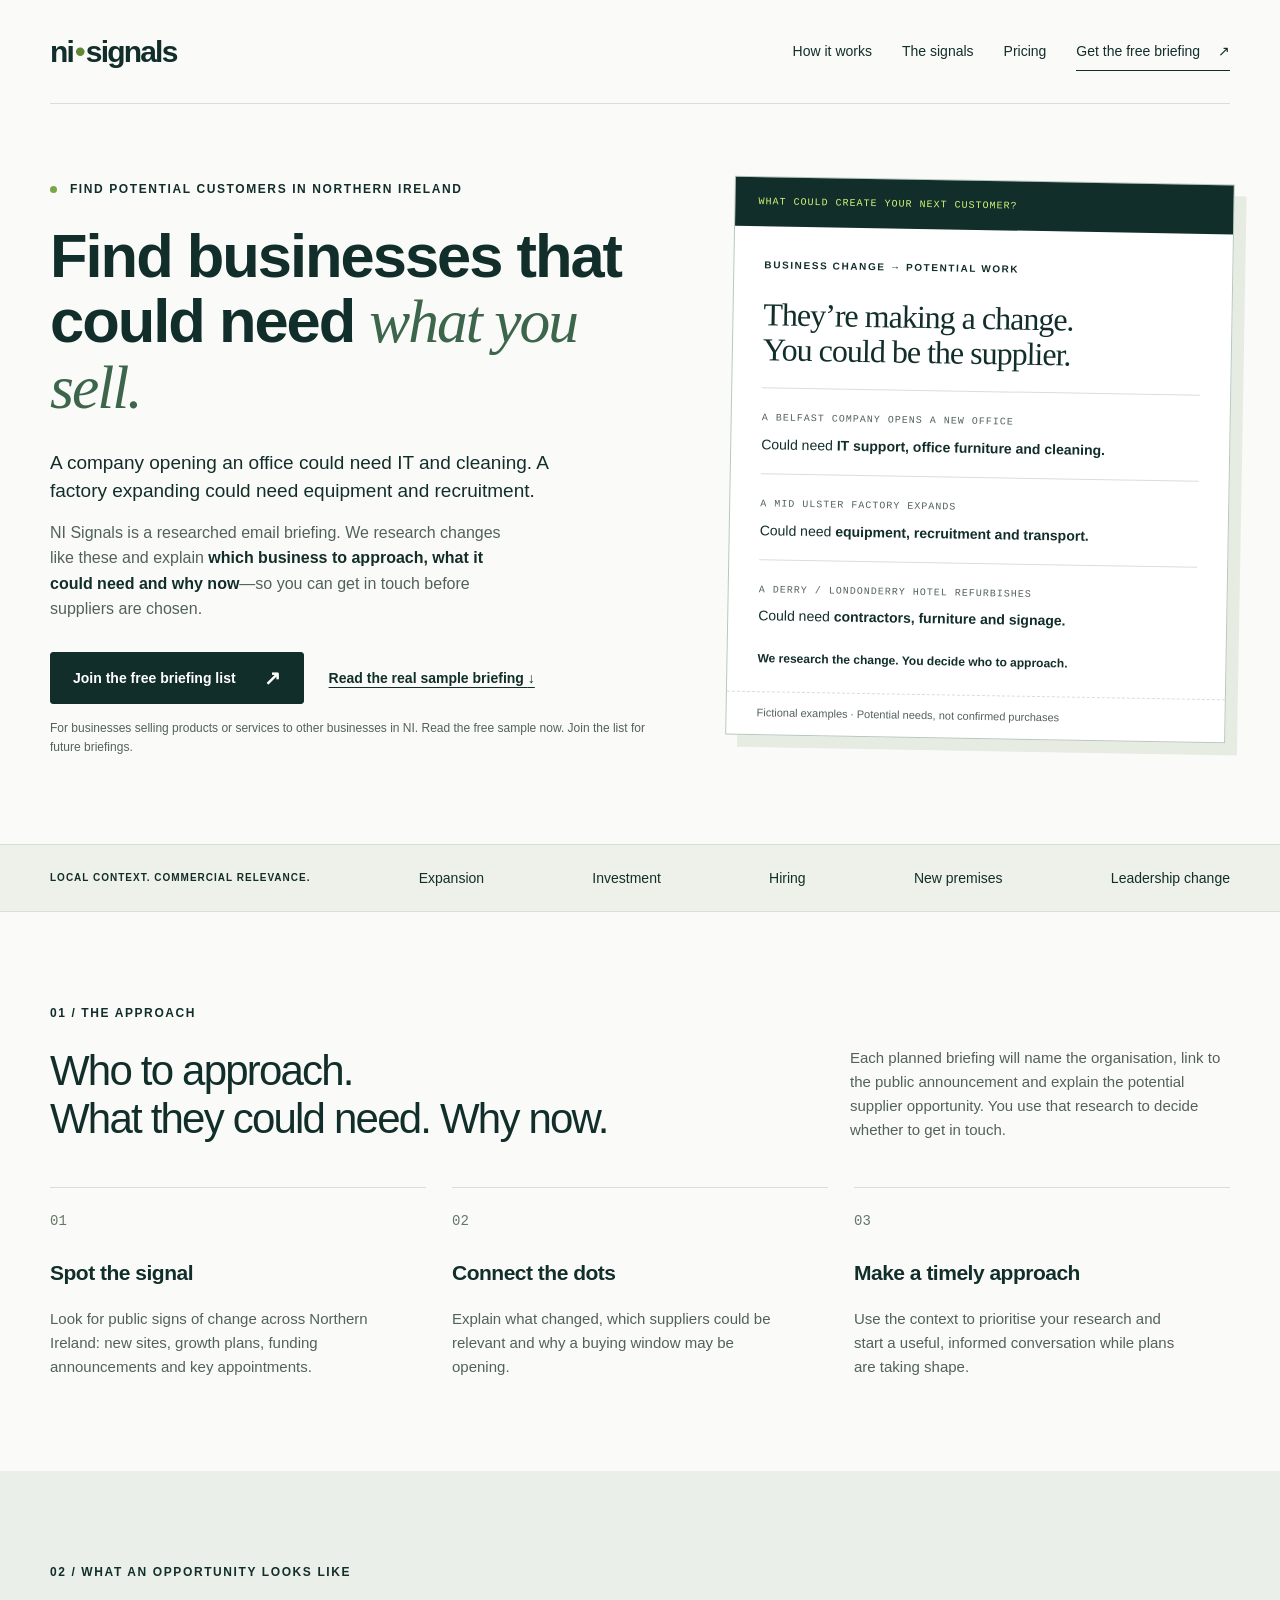
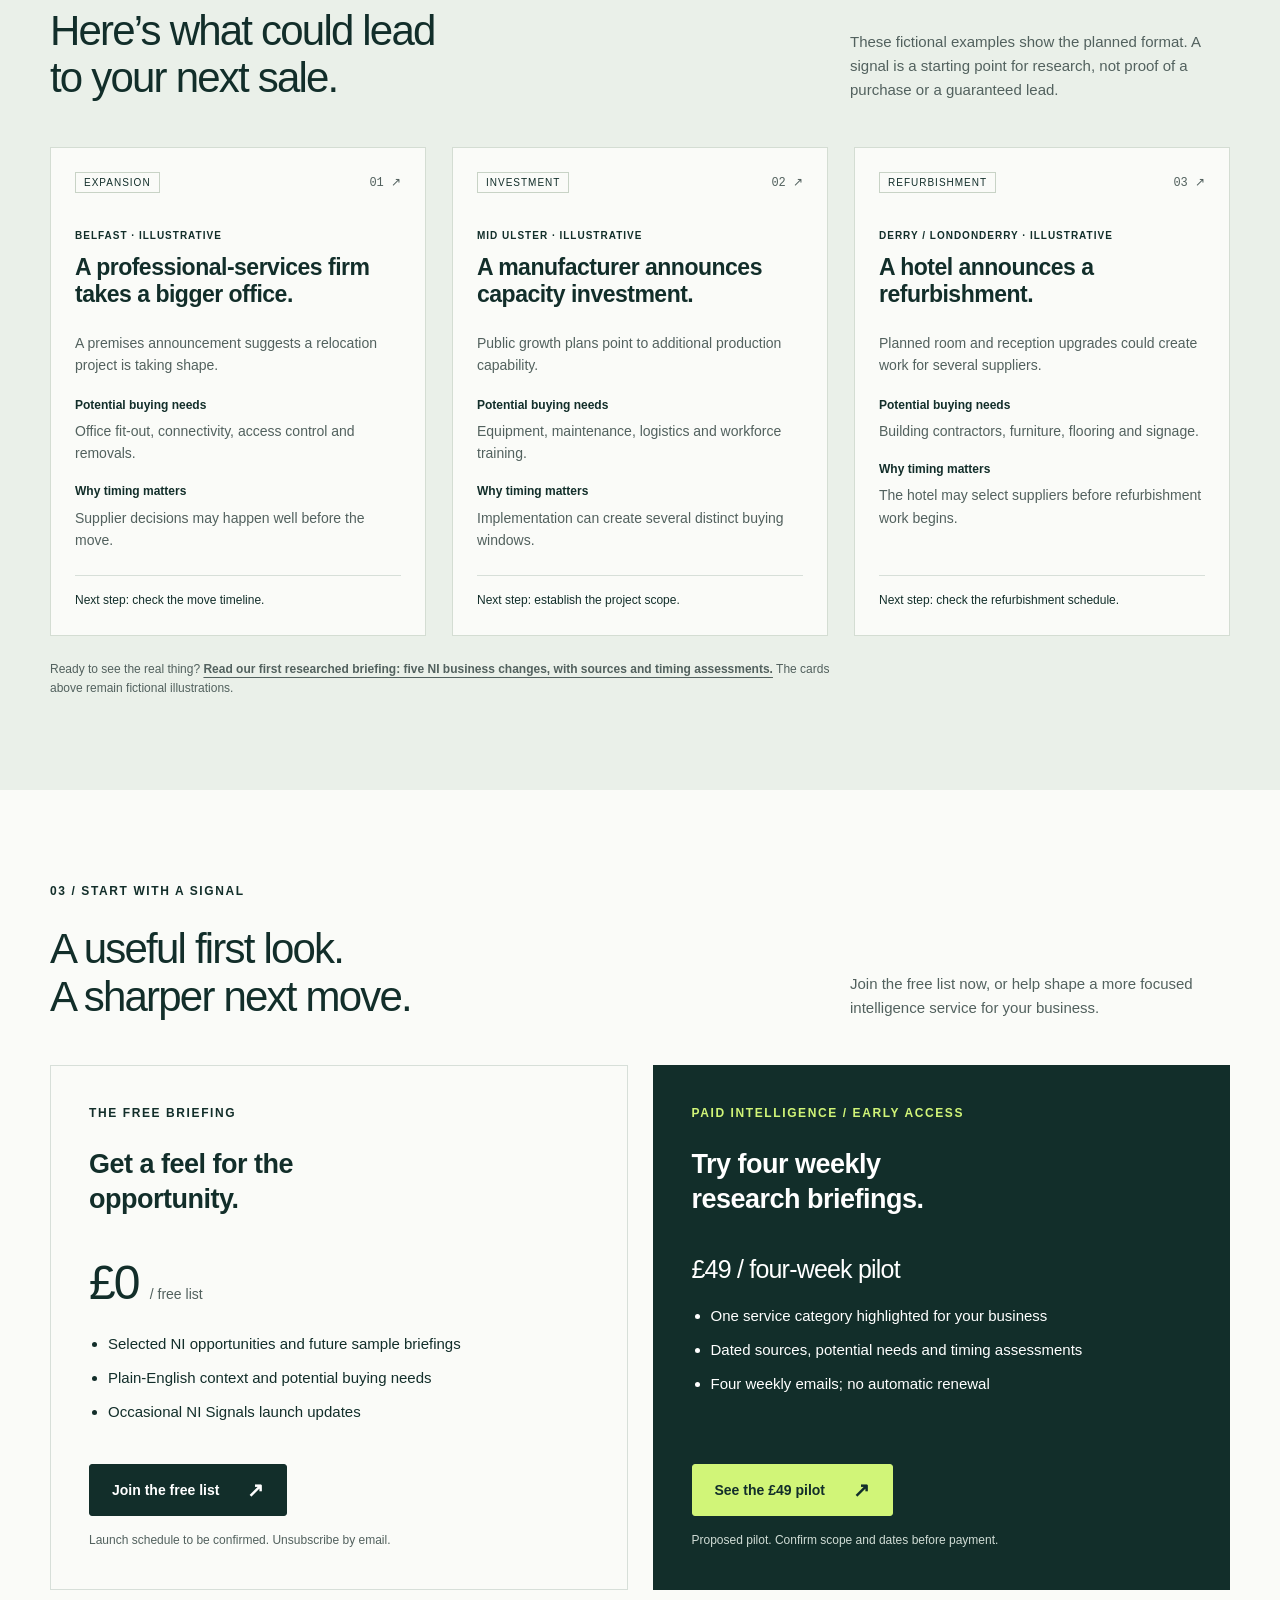
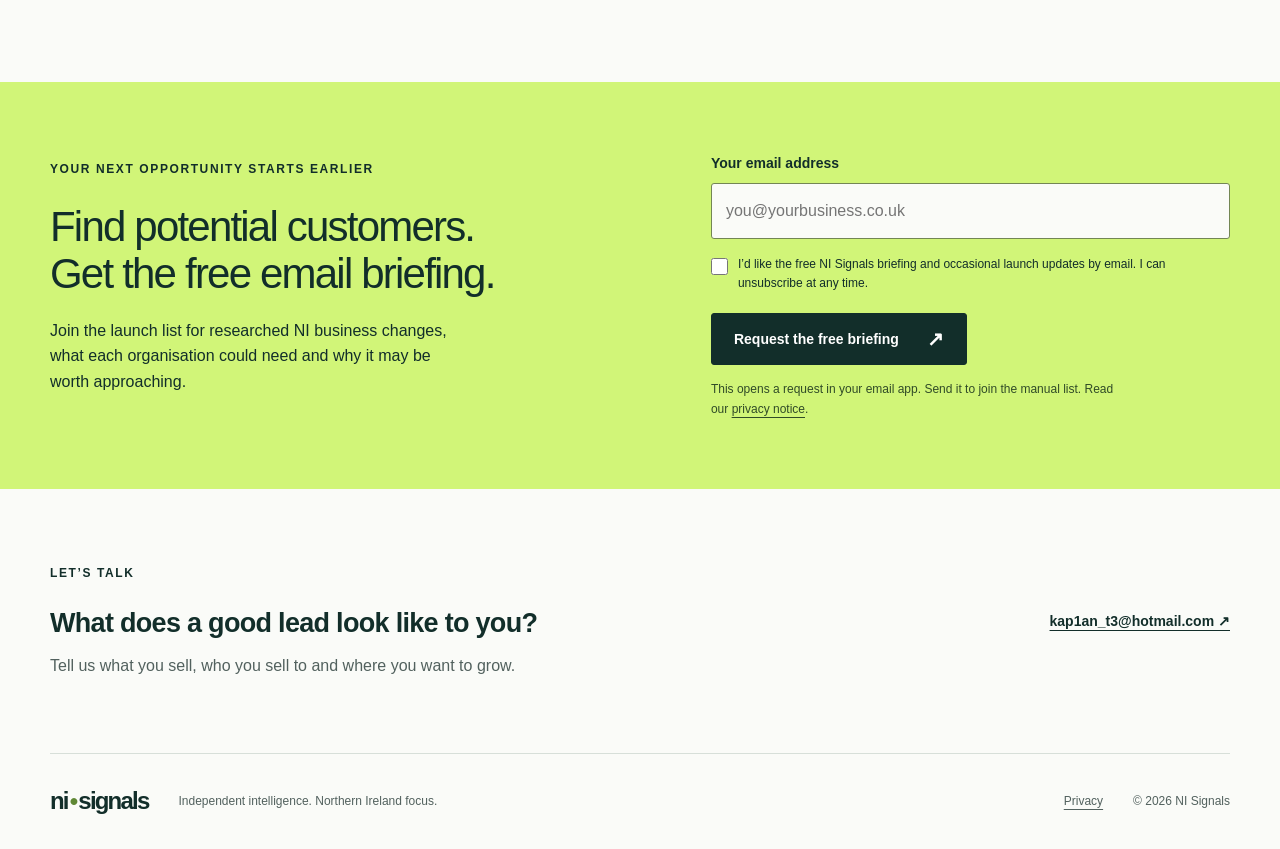
<file: index.html>
<!doctype html>
<html lang="en-GB">
<head>
  <meta charset="utf-8"><meta name="viewport" content="width=device-width, initial-scale=1">
  <title>NI Signals | Find potential customers in Northern Ireland</title>
  <meta name="description" content="Find NI businesses that could need what you sell. Our planned email briefing connects office openings, factory expansions and refurbishments to potential supplier opportunities.">
  <meta name="theme-color" content="#122e2a"><meta property="og:title" content="NI Signals — Find businesses that could need what you sell"><meta property="og:description" content="New offices need IT. Expanding factories need equipment. Find business changes that could create your next customer."><meta property="og:type" content="website">
  <link rel="canonical" href="https://kaplankopy-debug.github.io/ni-signals/"><meta property="og:url" content="https://kaplankopy-debug.github.io/ni-signals/">
  <link rel="icon" href="favicon.svg" type="image/svg+xml"><link rel="stylesheet" href="styles.css"><script src="signup.js" defer></script>
<style>.hero h1{font-size:clamp(42px,4.8vw,64px);line-height:1.06;letter-spacing:-2px}.hero h1 em{letter-spacing:-2px}.hero{align-items:start}.hero .lead{font-size:19px}.hero .brief h2{font-size:32px}.hero .sublead strong{color:var(--ink)}</style>
<script src="https://analytics.ahrefs.com/analytics.js" data-key="ovCk6nGZce0JXpu7HhPPgA" async></script></head>
<body>
<a class="skip" href="#main">Skip to content</a>
<header class="wrap masthead"><a class="brand" href="./" aria-label="NI Signals home">ni<span class="brand-dot">•</span>signals</a><nav aria-label="Main navigation"><a href="#how-it-works">How it works</a><a href="#signals">The signals</a><a href="#pricing">Pricing</a><a class="nav-cta" href="#join">Get the free briefing <span aria-hidden="true">↗</span></a></nav></header>
<main id="main">
<section class="wrap hero">
  <div class="hero-copy"><p class="eyebrow"><span class="status-dot"></span> FIND POTENTIAL CUSTOMERS IN NORTHERN IRELAND</p><h1>Find businesses that could need <em>what you sell.</em></h1><p class="lead">A company opening an office could need IT and cleaning. A factory expanding could need equipment and recruitment.</p><p class="sublead">NI Signals is a researched email briefing. We research changes like these and explain <strong>which business to approach, what it could need and why now</strong>—so you can get in touch before suppliers are chosen.</p><div class="actions"><a class="button" href="#join">Join the free briefing list <span aria-hidden="true">↗</span></a><a class="text-link" href="sample-briefing.html">Read the real sample briefing <span aria-hidden="true">↓</span></a></div><p class="small">For businesses selling products or services to other businesses in NI. Read the free sample now. Join the list for future briefings.</p></div>
  <aside class="brief" aria-label="Examples of potential customer opportunities"><div class="brief-top"><span>WHAT COULD CREATE YOUR NEXT CUSTOMER?</span></div><div class="brief-body"><p class="eyebrow">BUSINESS CHANGE → POTENTIAL WORK</p><h2>They’re making a change.<br>You could be the supplier.</h2><div class="signal-rule"><span>A BELFAST COMPANY OPENS A NEW OFFICE</span><p>Could need <strong>IT support, office furniture and cleaning.</strong></p></div><div class="signal-rule"><span>A MID ULSTER FACTORY EXPANDS</span><p>Could need <strong>equipment, recruitment and transport.</strong></p></div><div class="signal-rule"><span>A DERRY / LONDONDERRY HOTEL REFURBISHES</span><p>Could need <strong>contractors, furniture and signage.</strong></p></div><div class="brief-foot">We research the change. You decide who to approach.</div></div><div class="brief-caption">Fictional examples · Potential needs, not confirmed purchases</div></aside>
</section>
<div class="scope-strip"><div class="wrap"><p>LOCAL CONTEXT. COMMERCIAL RELEVANCE.</p><span>Expansion</span><span>Investment</span><span>Hiring</span><span>New premises</span><span>Leadership change</span></div></div>
<section class="wrap section" id="how-it-works"><div class="section-heading"><div><p class="eyebrow">01 / THE APPROACH</p><h2>Who to approach.<br>What they could need. Why now.</h2></div><p>Each planned briefing will name the organisation, link to the public announcement and explain the potential supplier opportunity. You use that research to decide whether to get in touch.</p></div><div class="steps"><article><span class="step-number">01</span><h3>Spot the signal</h3><p>Look for public signs of change across Northern Ireland: new sites, growth plans, funding announcements and key appointments.</p></article><article><span class="step-number">02</span><h3>Connect the dots</h3><p>Explain what changed, which suppliers could be relevant and why a buying window may be opening.</p></article><article><span class="step-number">03</span><h3>Make a timely approach</h3><p>Use the context to prioritise your research and start a useful, informed conversation while plans are taking shape.</p></article></div></section>
<section class="signals-section" id="signals"><div class="wrap section"><div class="section-heading"><div><p class="eyebrow">02 / WHAT AN OPPORTUNITY LOOKS LIKE</p><h2>Here’s what could lead<br>to your next sale.</h2></div><p>These fictional examples show the planned format. A signal is a starting point for research, not proof of a purchase or a guaranteed lead.</p></div><div class="cards">
<article class="signal-card"><div class="card-top"><span class="tag">EXPANSION</span><span>01 ↗</span></div><p class="location">BELFAST · ILLUSTRATIVE</p><h3>A professional-services firm takes a bigger office.</h3><p class="card-detail">A premises announcement suggests a relocation project is taking shape.</p><dl><dt>Potential buying needs</dt><dd>Office fit-out, connectivity, access control and removals.</dd><dt>Why timing matters</dt><dd>Supplier decisions may happen well before the move.</dd></dl><div class="card-footer">Next step: check the move timeline.</div></article>
<article class="signal-card"><div class="card-top"><span class="tag">INVESTMENT</span><span>02 ↗</span></div><p class="location">MID ULSTER · ILLUSTRATIVE</p><h3>A manufacturer announces capacity investment.</h3><p class="card-detail">Public growth plans point to additional production capability.</p><dl><dt>Potential buying needs</dt><dd>Equipment, maintenance, logistics and workforce training.</dd><dt>Why timing matters</dt><dd>Implementation can create several distinct buying windows.</dd></dl><div class="card-footer">Next step: establish the project scope.</div></article>
<article class="signal-card"><div class="card-top"><span class="tag">REFURBISHMENT</span><span>03 ↗</span></div><p class="location">DERRY / LONDONDERRY · ILLUSTRATIVE</p><h3>A hotel announces a refurbishment.</h3><p class="card-detail">Planned room and reception upgrades could create work for several suppliers.</p><dl><dt>Potential buying needs</dt><dd>Building contractors, furniture, flooring and signage.</dd><dt>Why timing matters</dt><dd>The hotel may select suppliers before refurbishment work begins.</dd></dl><div class="card-footer">Next step: check the refurbishment schedule.</div></article>
</div><p class="sample-note">Ready to see the real thing? <a href="sample-briefing.html"><strong>Read our first researched briefing: five NI business changes, with sources and timing assessments.</strong></a> The cards above remain fictional illustrations.</p></div></section>
<section class="wrap section" id="pricing"><div class="section-heading"><div><p class="eyebrow">03 / START WITH A SIGNAL</p><h2>A useful first look.<br>A sharper next move.</h2></div><p>Join the free list now, or help shape a more focused intelligence service for your business.</p></div><div class="pricing-grid"><article class="price-card"><p class="eyebrow">THE FREE BRIEFING</p><h3>Get a feel for the opportunity.</h3><p class="price">£0 <span>/ free list</span></p><ul><li>Selected NI opportunities and future sample briefings</li><li>Plain-English context and potential buying needs</li><li>Occasional NI Signals launch updates</li></ul><a class="button" href="#join">Join the free list <span aria-hidden="true">↗</span></a><p class="small">Launch schedule to be confirmed. Unsubscribe by email.</p></article><article class="price-card premium"><p class="eyebrow">PAID INTELLIGENCE / EARLY ACCESS</p><h3>Try four weekly<br>research briefings.</h3><p class="price price-tbc">£49 / four-week pilot</p><ul><li>One service category highlighted for your business</li><li>Dated sources, potential needs and timing assessments</li><li>Four weekly emails; no automatic renewal</li></ul><a class="button light" href="sample-briefing.html#pilot">See the £49 pilot <span aria-hidden="true">↗</span></a><p class="small">Proposed pilot. Confirm scope and dates before payment.</p></article></div></section>
<section class="join-section" id="join"><div class="wrap join-grid"><div><p class="eyebrow">YOUR NEXT OPPORTUNITY STARTS EARLIER</p><h2>Find potential customers.<br>Get the free email briefing.</h2><p>Join the launch list for researched NI business changes, what each organisation could need and why it may be worth approaching.</p></div><form id="signup-form"><label for="email">Your email address</label><input id="email" name="email" type="email" autocomplete="email" placeholder="you@yourbusiness.co.uk" required maxlength="254"><label class="consent"><input type="checkbox" id="consent" required><span>I’d like the free NI Signals briefing and occasional launch updates by email. I can unsubscribe at any time.</span></label><button class="button" type="submit">Request the free briefing <span aria-hidden="true">↗</span></button><p class="small">This opens a request in your email app. Send it to join the manual list. Read our <a href="privacy.html">privacy notice</a>.</p><p id="signup-status" class="form-status" role="status" aria-live="polite"></p><noscript><p>Email <a href="mailto:kap1an_t3@hotmail.com?subject=NI%20Signals%20free%20briefing&amp;body=Please%20add%20me%20to%20the%20free%20NI%20Signals%20briefing%20and%20occasional%20launch%20updates.%20I%20understand%20I%20can%20unsubscribe%20at%20any%20time.">your signup request</a> to join.</p></noscript></form></div></section>
<section class="wrap contact" id="contact"><div><p class="eyebrow">LET’S TALK</p><h2>What does a good lead look like to you?</h2><p>Tell us what you sell, who you sell to and where you want to grow.</p></div><a class="text-link" href="mailto:kap1an_t3@hotmail.com?subject=NI%20Signals%20enquiry">kap1an_t3@hotmail.com <span aria-hidden="true">↗</span></a></section>
</main><footer class="wrap footer"><a class="brand" href="./">ni<span class="brand-dot">•</span>signals</a><p>Independent intelligence. Northern Ireland focus.</p><a href="privacy.html">Privacy</a><span>© 2026 NI Signals</span></footer>
</body></html>
</file>
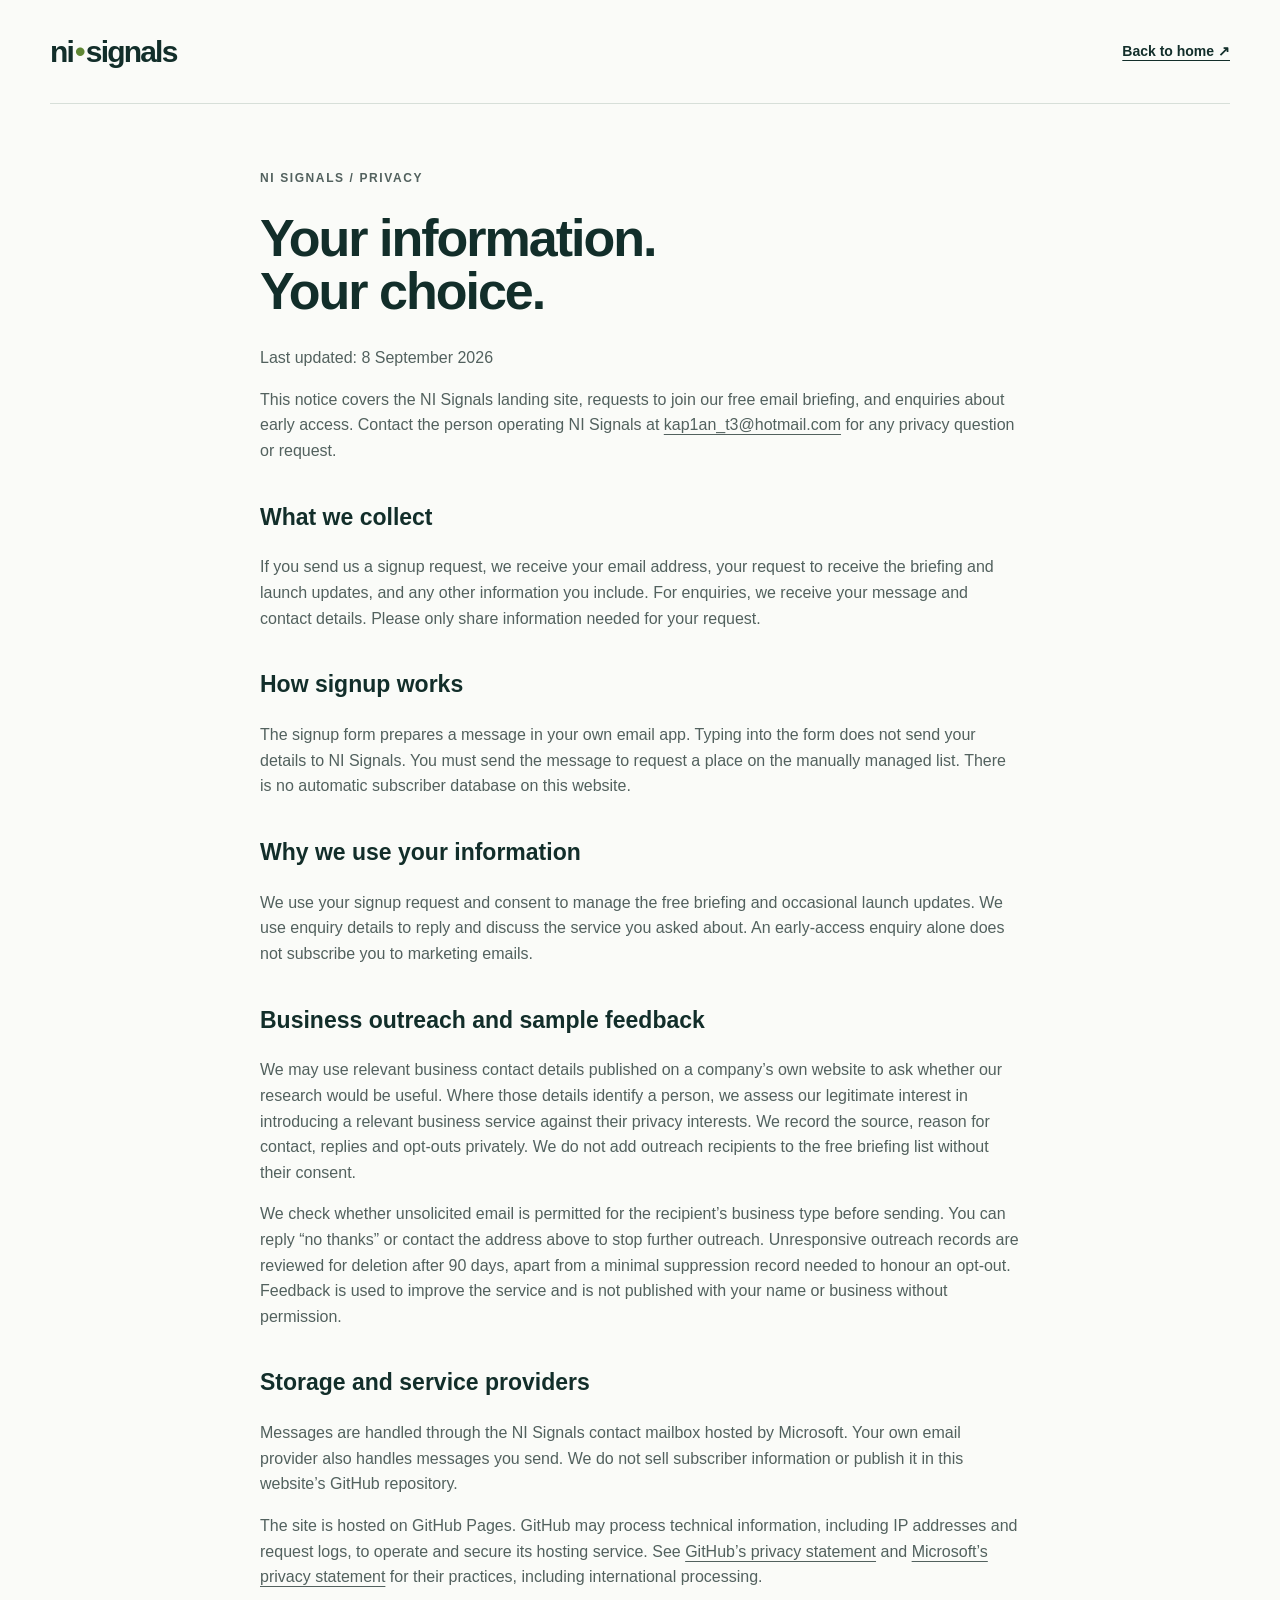
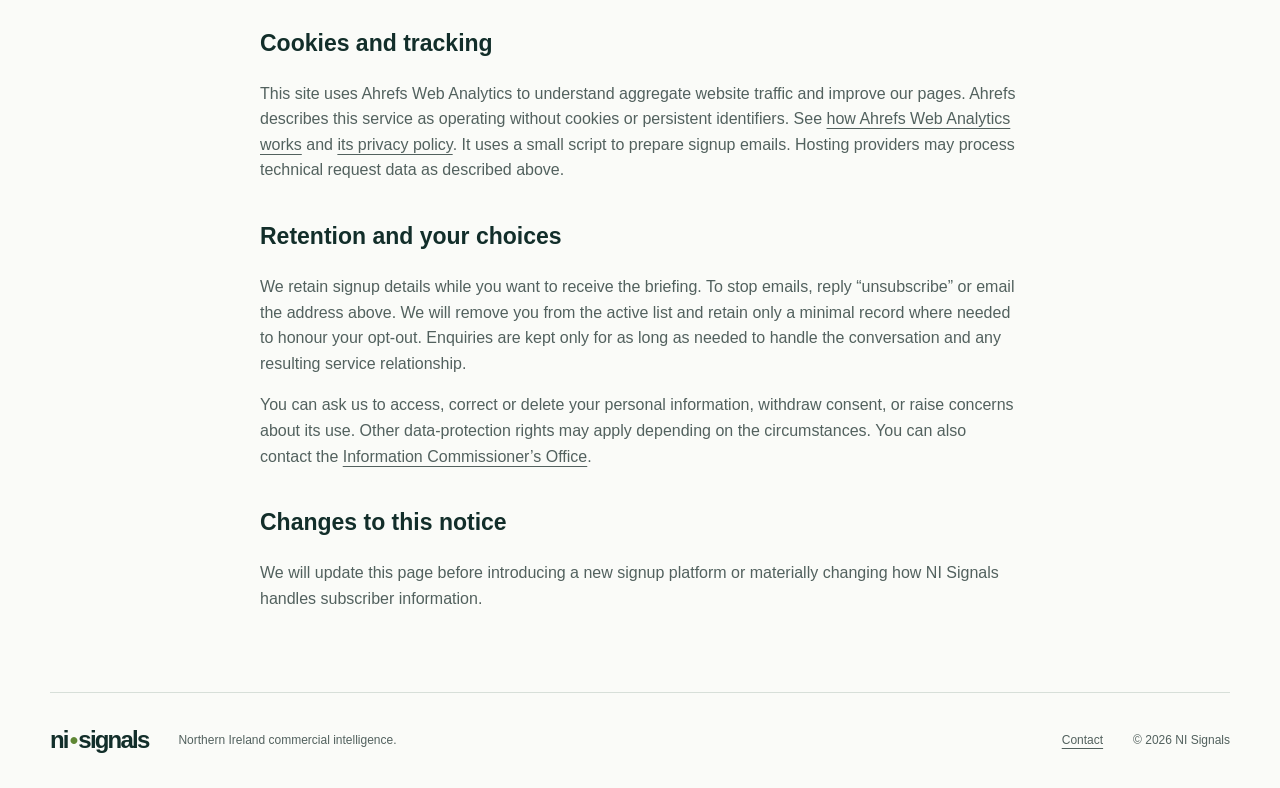
<file: privacy.html>
<!doctype html><html lang="en-GB"><head><meta charset="utf-8"><meta name="viewport" content="width=device-width,initial-scale=1"><title>Privacy | NI Signals</title><meta name="description" content="How NI Signals handles email signup requests, enquiries and your privacy choices."><link rel="canonical" href="https://kaplankopy-debug.github.io/ni-signals/privacy.html"><link rel="icon" href="favicon.svg" type="image/svg+xml"><link rel="stylesheet" href="styles.css"><meta name="theme-color" content="#122e2a"><script src="https://analytics.ahrefs.com/analytics.js" data-key="ovCk6nGZce0JXpu7HhPPgA" async></script></head><body><a class="skip" href="#main">Skip to content</a><header class="wrap masthead"><a class="brand" href="./">ni<span class="brand-dot">•</span>signals</a><a class="text-link" href="./">Back to home ↗</a></header><main class="wrap privacy" id="main"><p class="eyebrow">NI SIGNALS / PRIVACY</p><h1>Your information.<br>Your choice.</h1><p>Last updated: 8 September 2026</p><p>This notice covers the NI Signals landing site, requests to join our free email briefing, and enquiries about early access. Contact the person operating NI Signals at <a href="mailto:kap1an_t3@hotmail.com">kap1an_t3@hotmail.com</a> for any privacy question or request.</p><h2>What we collect</h2><p>If you send us a signup request, we receive your email address, your request to receive the briefing and launch updates, and any other information you include. For enquiries, we receive your message and contact details. Please only share information needed for your request.</p><h2>How signup works</h2><p>The signup form prepares a message in your own email app. Typing into the form does not send your details to NI Signals. You must send the message to request a place on the manually managed list. There is no automatic subscriber database on this website.</p><h2>Why we use your information</h2><p>We use your signup request and consent to manage the free briefing and occasional launch updates. We use enquiry details to reply and discuss the service you asked about. An early-access enquiry alone does not subscribe you to marketing emails.</p><h2>Business outreach and sample feedback</h2><p>We may use relevant business contact details published on a company’s own website to ask whether our research would be useful. Where those details identify a person, we assess our legitimate interest in introducing a relevant business service against their privacy interests. We record the source, reason for contact, replies and opt-outs privately. We do not add outreach recipients to the free briefing list without their consent.</p><p>We check whether unsolicited email is permitted for the recipient’s business type before sending. You can reply “no thanks” or contact the address above to stop further outreach. Unresponsive outreach records are reviewed for deletion after 90 days, apart from a minimal suppression record needed to honour an opt-out. Feedback is used to improve the service and is not published with your name or business without permission.</p><h2>Storage and service providers</h2><p>Messages are handled through the NI Signals contact mailbox hosted by Microsoft. Your own email provider also handles messages you send. We do not sell subscriber information or publish it in this website’s GitHub repository.</p><p>The site is hosted on GitHub Pages. GitHub may process technical information, including IP addresses and request logs, to operate and secure its hosting service. See <a href="https://docs.github.com/en/site-policy/privacy-policies/github-general-privacy-statement">GitHub’s privacy statement</a> and <a href="https://www.microsoft.com/en-gb/privacy/privacystatement">Microsoft’s privacy statement</a> for their practices, including international processing.</p><h2>Cookies and tracking</h2><p>This site uses Ahrefs Web Analytics to understand aggregate website traffic and improve our pages. Ahrefs describes this service as operating without cookies or persistent identifiers. See <a href="https://help.ahrefs.com/en/articles/10247870-about-ahrefs-web-analytics">how Ahrefs Web Analytics works</a> and <a href="https://ahrefs.com/legal/privacy-policy">its privacy policy</a>. It uses a small script to prepare signup emails. Hosting providers may process technical request data as described above.</p><h2>Retention and your choices</h2><p>We retain signup details while you want to receive the briefing. To stop emails, reply “unsubscribe” or email the address above. We will remove you from the active list and retain only a minimal record where needed to honour your opt-out. Enquiries are kept only for as long as needed to handle the conversation and any resulting service relationship.</p><p>You can ask us to access, correct or delete your personal information, withdraw consent, or raise concerns about its use. Other data-protection rights may apply depending on the circumstances. You can also contact the <a href="https://ico.org.uk/make-a-complaint/">Information Commissioner’s Office</a>.</p><h2>Changes to this notice</h2><p>We will update this page before introducing a new signup platform or materially changing how NI Signals handles subscriber information.</p></main><footer class="wrap footer"><a class="brand" href="./">ni<span class="brand-dot">•</span>signals</a><p>Northern Ireland commercial intelligence.</p><a href="mailto:kap1an_t3@hotmail.com">Contact</a><span>© 2026 NI Signals</span></footer></body></html>
</file>
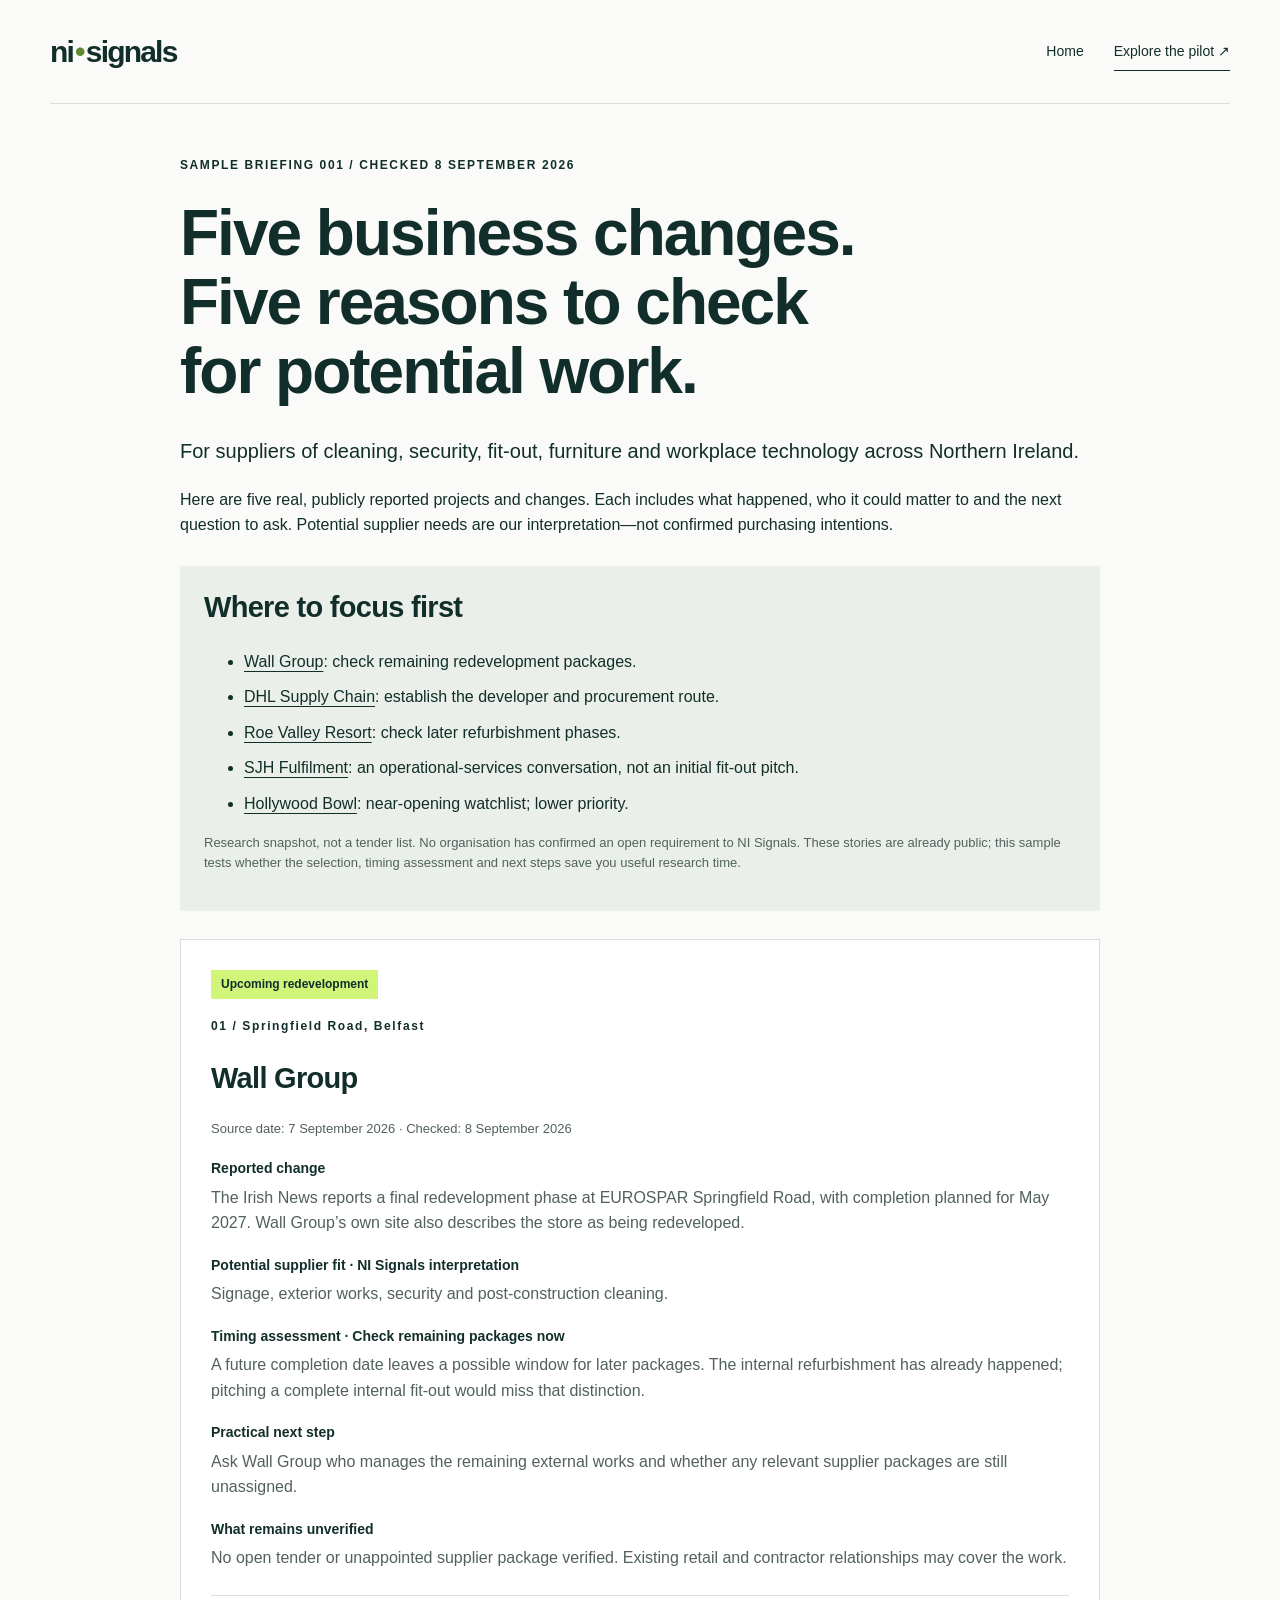
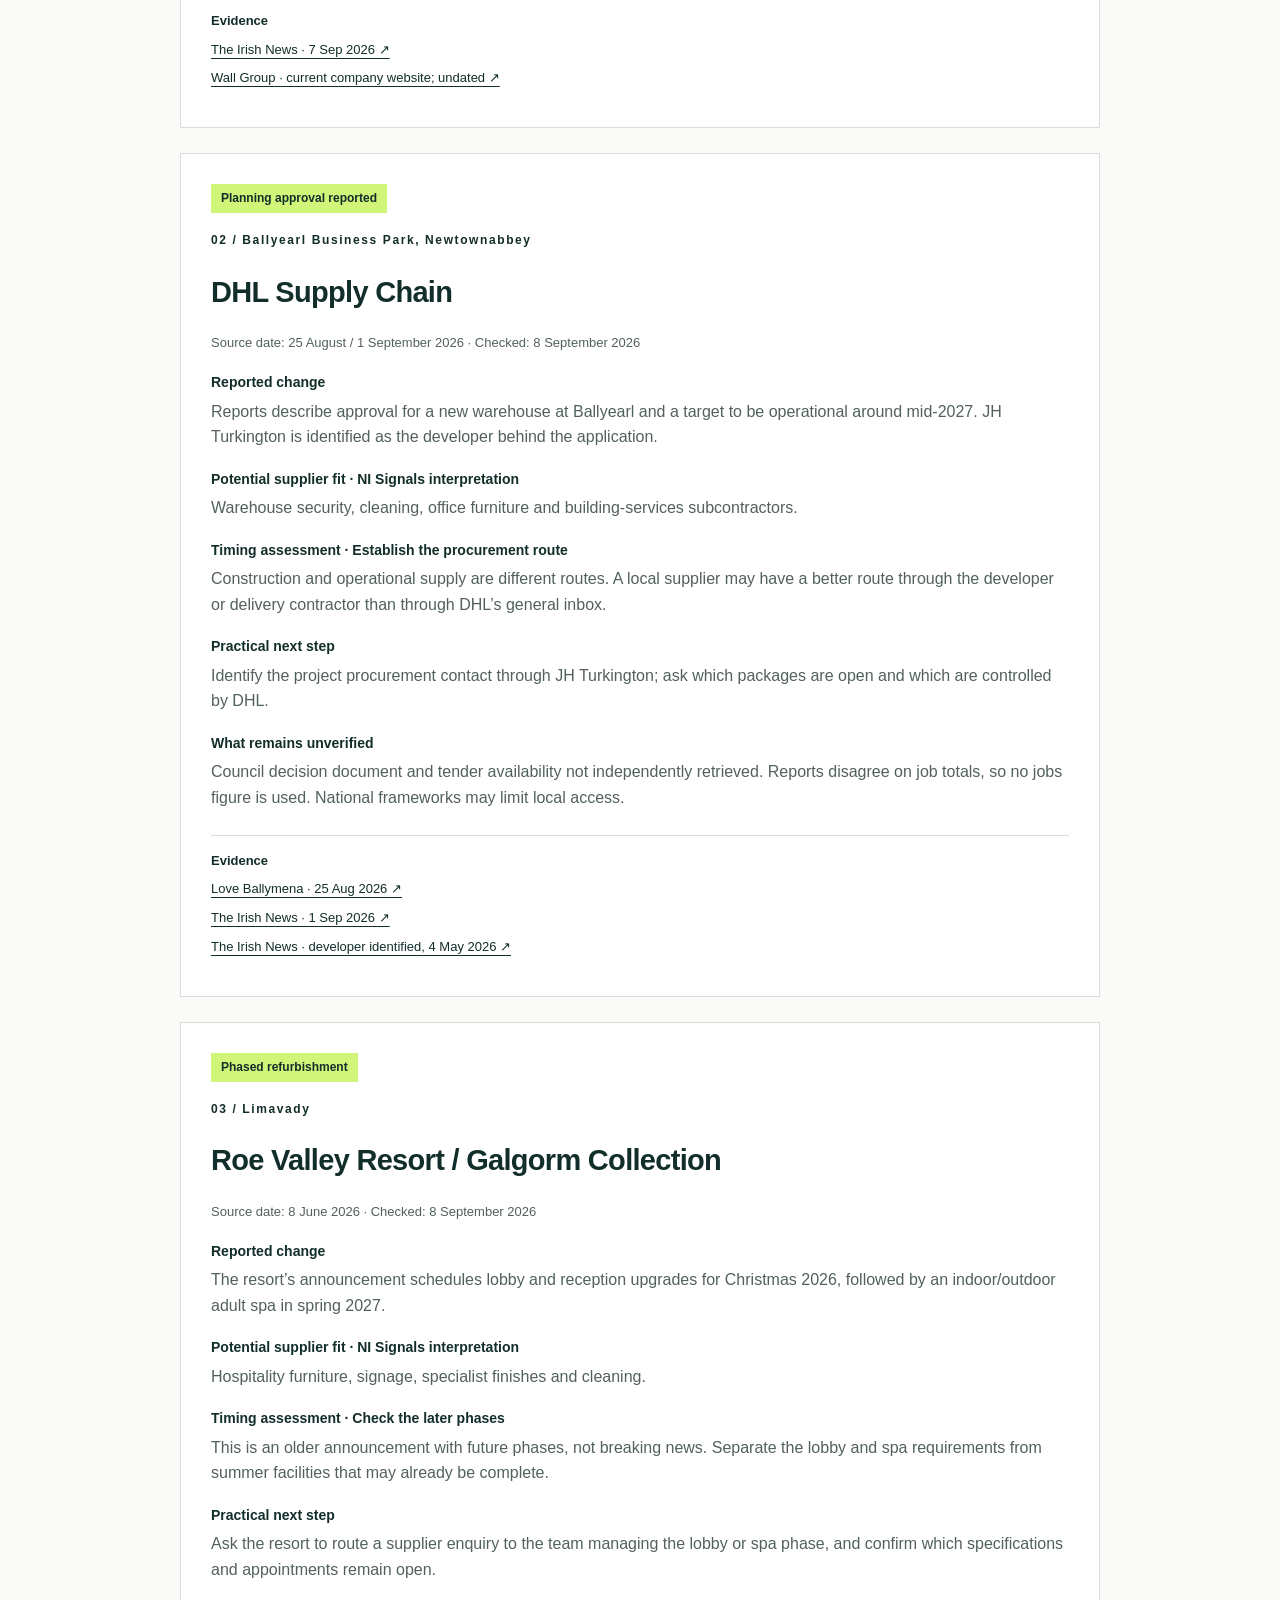
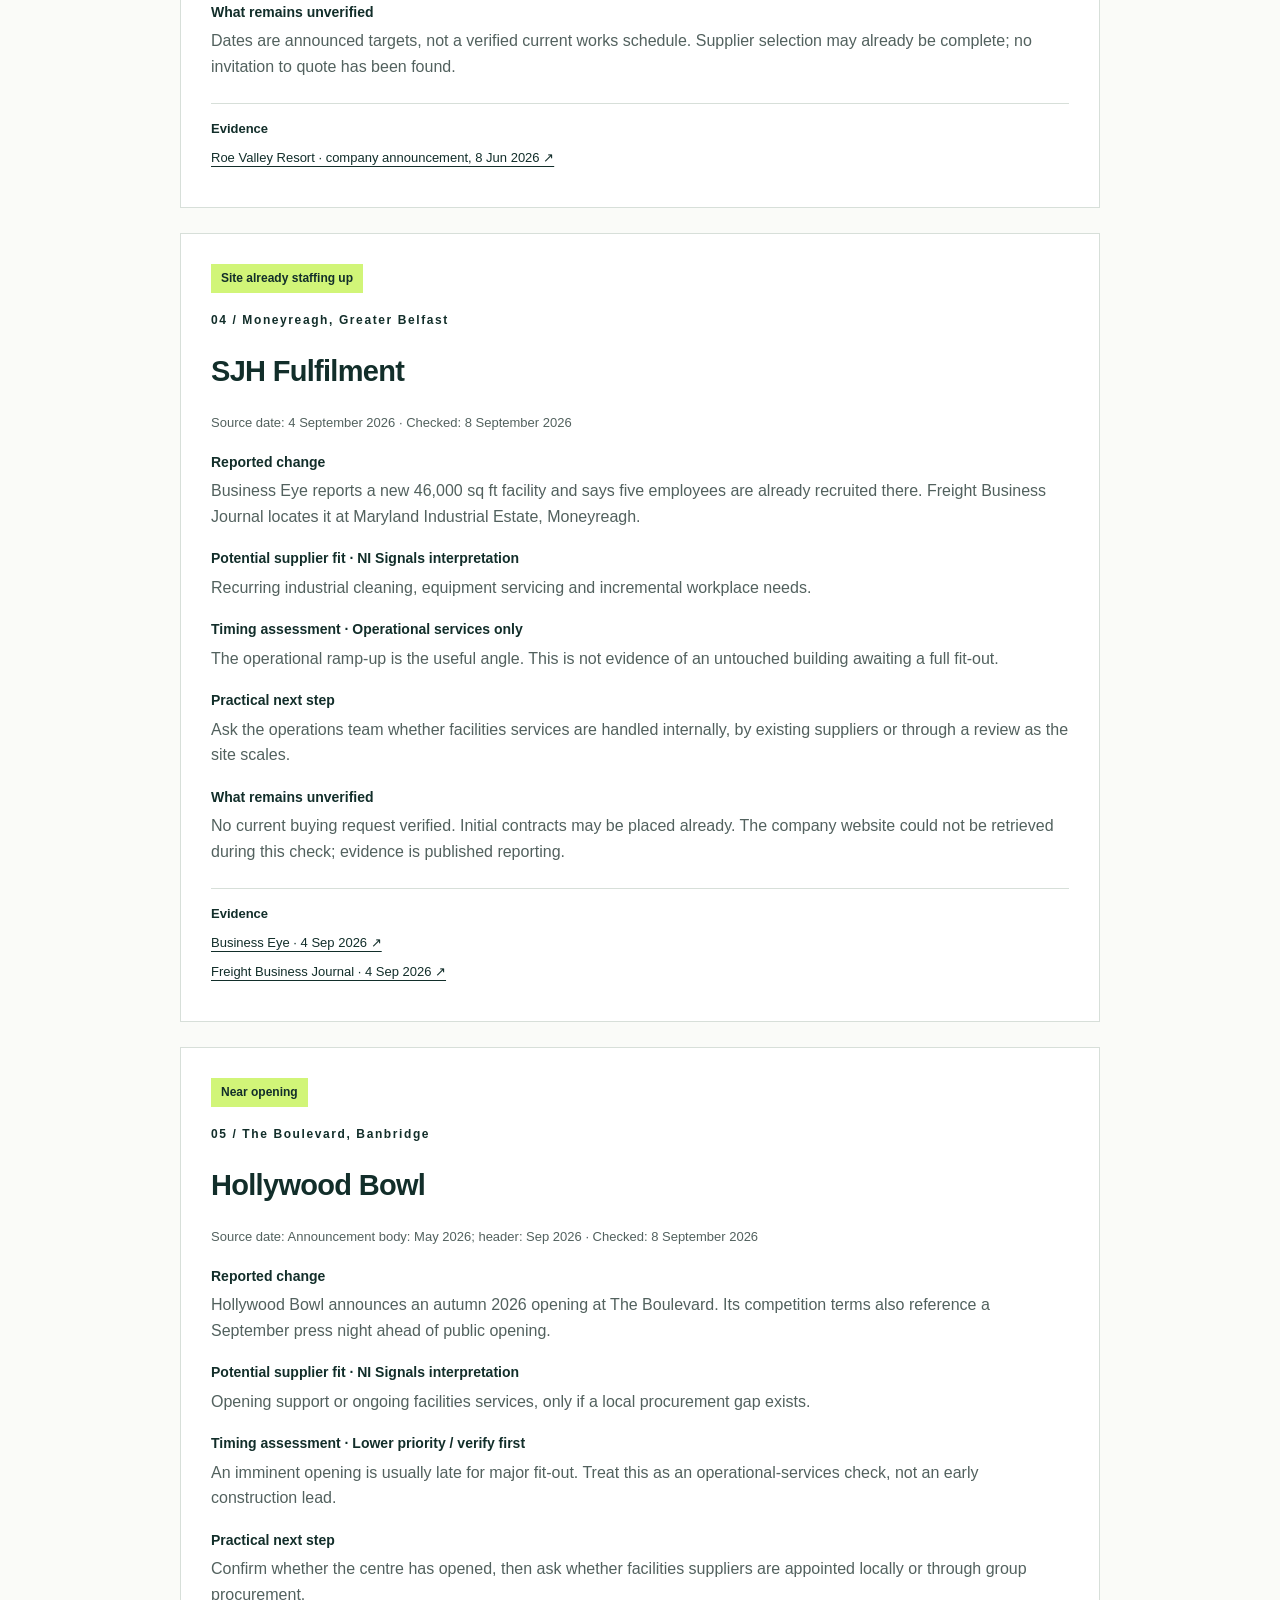
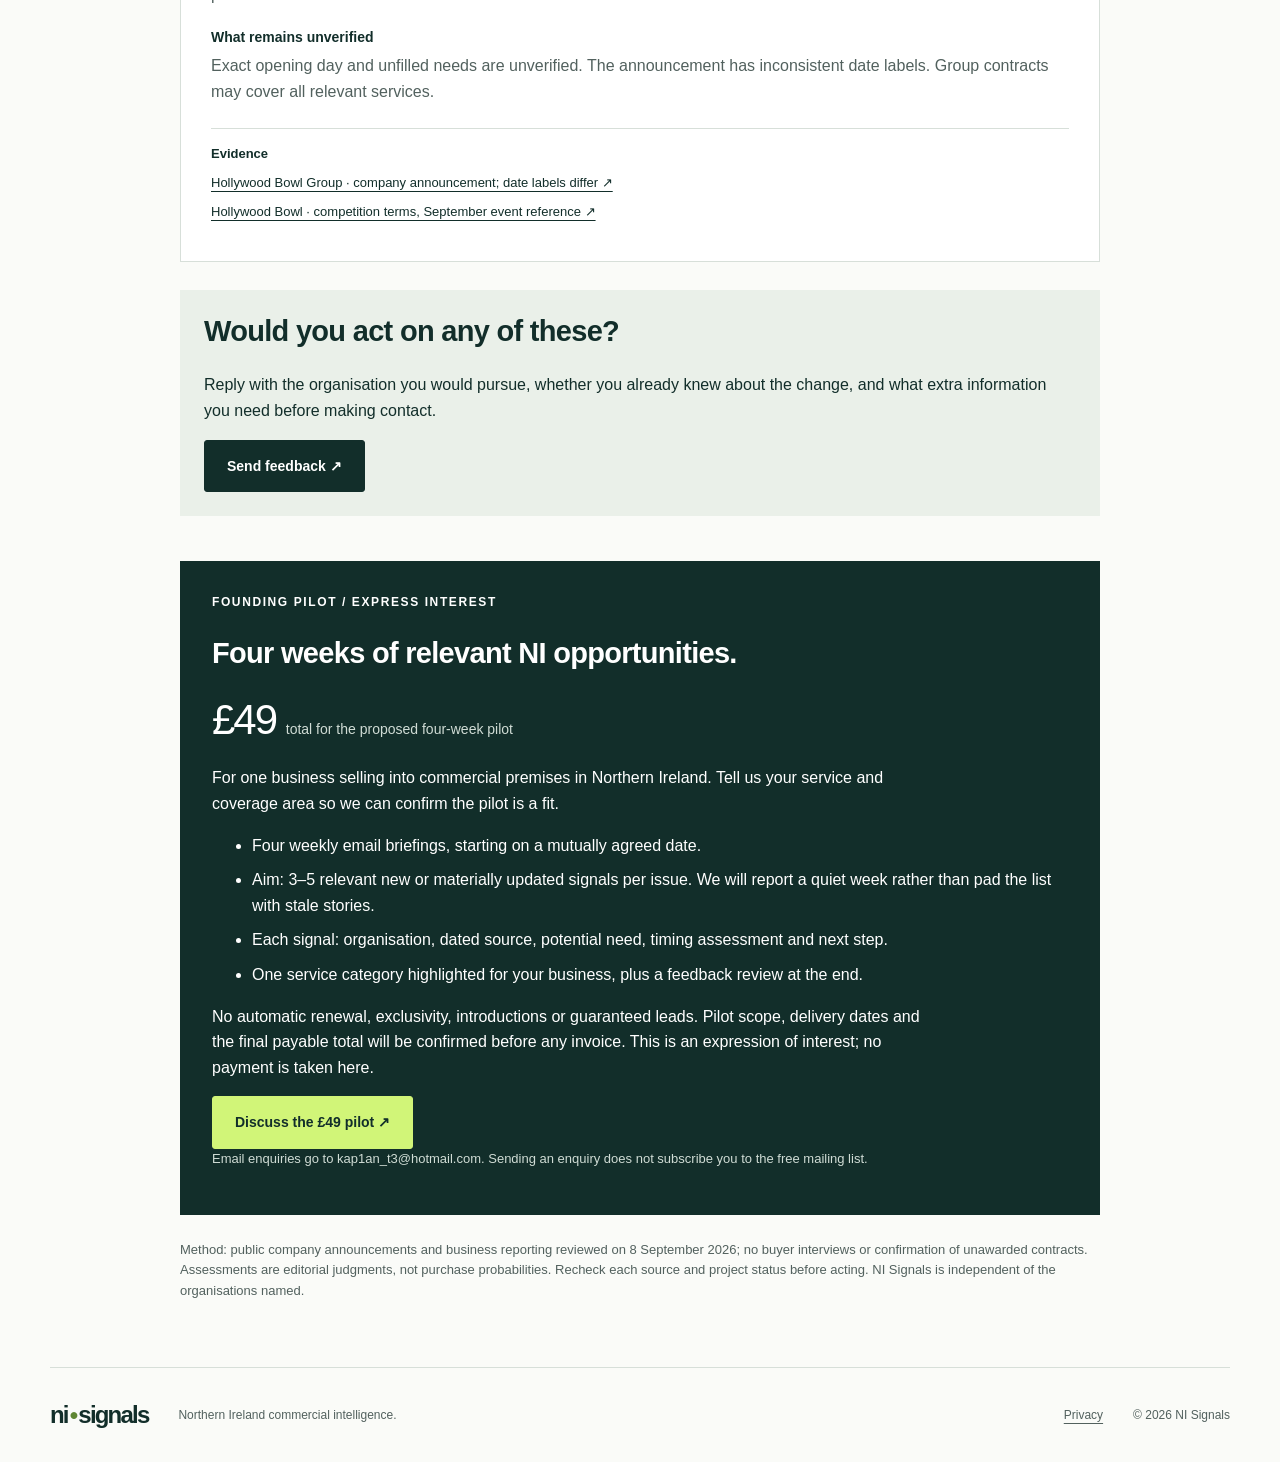
<file: sample-briefing.html>
<!doctype html>
<html lang="en-GB"><head><meta charset="utf-8"><meta name="viewport" content="width=device-width,initial-scale=1"><title>Five NI business changes worth checking | NI Signals sample briefing</title><meta name="description" content="A sourced NI Signals sample: five business changes, possible supplier needs, timing and what to verify before approaching."><link rel="canonical" href="https://kaplankopy-debug.github.io/ni-signals/sample-briefing.html"><link rel="icon" href="favicon.svg" type="image/svg+xml"><link rel="stylesheet" href="styles.css"><style>.report{max-width:920px;padding-block:52px}.report h1{font-size:clamp(40px,6vw,64px);letter-spacing:-2px;line-height:1.08}.report h2{font-size:29px;letter-spacing:-.7px;line-height:1.2}.report .intro{font-size:20px}.report article{border:1px solid var(--line);background:white;padding:30px;margin:25px 0;scroll-margin-top:20px}.report dt{font-size:14px;margin-top:17px}.report dd{font-size:16px}.report .meta{font-size:13px;color:var(--muted)}.report .stage{display:inline-block;background:var(--green);padding:5px 10px;font-size:12px;font-weight:700;margin-bottom:18px}.report .sources{border-top:1px solid var(--line);padding-top:15px;font-size:13px}.report .sources a{display:block;margin:8px 0;overflow-wrap:anywhere}.report .summary{background:#eaf0e9;padding:24px;margin:28px 0}.report .summary li{margin:10px 0}.report .pilot{background:var(--ink);color:white;padding:32px;margin-top:45px}.report .pilot p{max-width:720px}.report .pilot .meta{color:#d0dcd5}.report .pilot .price{font-size:42px}.report .pilot .price span{color:#d0dcd5}.report .pilot li{margin-bottom:9px}@media(max-width:600px){.report article{padding:22px}.report .pilot{padding:24px}}@media print{nav,.button,.footer,.skip{display:none}.report{width:100%;padding:0}.report article{break-inside:avoid;box-shadow:none}.report h1{font-size:36px}a{color:inherit}.report .pilot{background:white;color:black;border:1px solid #aaa}.report .pilot .meta,.report .pilot .price span{color:#333}}</style><script src="https://analytics.ahrefs.com/analytics.js" data-key="ovCk6nGZce0JXpu7HhPPgA" async></script></head><body>
<a class="skip" href="#main">Skip to content</a><header class="wrap masthead"><a class="brand" href="./">ni<span class="brand-dot">•</span>signals</a><nav aria-label="Briefing navigation"><a href="./">Home</a><a class="nav-cta" href="#pilot">Explore the pilot ↗</a></nav></header>
<main id="main" class="wrap report"><p class="eyebrow">SAMPLE BRIEFING 001 / CHECKED 8 SEPTEMBER 2026</p><h1>Five business changes.<br>Five reasons to check<br>for potential work.</h1><p class="intro">For suppliers of cleaning, security, fit-out, furniture and workplace technology across Northern Ireland.</p><p>Here are five real, publicly reported projects and changes. Each includes what happened, who it could matter to and the next question to ask. Potential supplier needs are our interpretation—not confirmed purchasing intentions.</p>
<div class="summary"><h2>Where to focus first</h2><ul><li><a href="#wall">Wall Group</a>: check remaining redevelopment packages.</li><li><a href="#dhl">DHL Supply Chain</a>: establish the developer and procurement route.</li><li><a href="#roe">Roe Valley Resort</a>: check later refurbishment phases.</li><li><a href="#sjh">SJH Fulfilment</a>: an operational-services conversation, not an initial fit-out pitch.</li><li><a href="#bowl">Hollywood Bowl</a>: near-opening watchlist; lower priority.</li></ul><p class="meta">Research snapshot, not a tender list. No organisation has confirmed an open requirement to NI Signals. These stories are already public; this sample tests whether the selection, timing assessment and next steps save you useful research time.</p></div>
<article id="wall"><span class="stage">Upcoming redevelopment</span><p class="eyebrow">01 / Springfield Road, Belfast</p><h2>Wall Group</h2><p class="meta">Source date: 7 September 2026 · Checked: 8 September 2026</p><dl><dt>Reported change</dt><dd>The Irish News reports a final redevelopment phase at EUROSPAR Springfield Road, with completion planned for May 2027. Wall Group’s own site also describes the store as being redeveloped.</dd><dt>Potential supplier fit · NI Signals interpretation</dt><dd>Signage, exterior works, security and post-construction cleaning.</dd><dt>Timing assessment · Check remaining packages now</dt><dd>A future completion date leaves a possible window for later packages. The internal refurbishment has already happened; pitching a complete internal fit-out would miss that distinction.</dd><dt>Practical next step</dt><dd>Ask Wall Group who manages the remaining external works and whether any relevant supplier packages are still unassigned.</dd><dt>What remains unverified</dt><dd>No open tender or unappointed supplier package verified. Existing retail and contractor relationships may cover the work.</dd></dl><div class="sources"><strong>Evidence</strong><a href="https://www.irishnews.com/news/business/wall-group-confirms-final-phase-of-8m-west-belfast-redevelopment-scheme-JZDSQJSIYFCBNLQ7NQY6LEOD5Y/">The Irish News · 7 Sep 2026 ↗</a><a href="https://www.wallgroup.co.uk/">Wall Group · current company website; undated ↗</a></div></article>
<article id="dhl"><span class="stage">Planning approval reported</span><p class="eyebrow">02 / Ballyearl Business Park, Newtownabbey</p><h2>DHL Supply Chain</h2><p class="meta">Source date: 25 August / 1 September 2026 · Checked: 8 September 2026</p><dl><dt>Reported change</dt><dd>Reports describe approval for a new warehouse at Ballyearl and a target to be operational around mid-2027. JH Turkington is identified as the developer behind the application.</dd><dt>Potential supplier fit · NI Signals interpretation</dt><dd>Warehouse security, cleaning, office furniture and building-services subcontractors.</dd><dt>Timing assessment · Establish the procurement route</dt><dd>Construction and operational supply are different routes. A local supplier may have a better route through the developer or delivery contractor than through DHL’s general inbox.</dd><dt>Practical next step</dt><dd>Identify the project procurement contact through JH Turkington; ask which packages are open and which are controlled by DHL.</dd><dt>What remains unverified</dt><dd>Council decision document and tender availability not independently retrieved. Reports disagree on job totals, so no jobs figure is used. National frameworks may limit local access.</dd></dl><div class="sources"><strong>Evidence</strong><a href="https://www.loveballymena.online/post/15m-dhl-distribution-centre-approved-for-co-antrim-with-80-new-jobs">Love Ballymena · 25 Aug 2026 ↗</a><a href="https://us.irishnews.com/news/business/green-light-for-dhls-18m-bid-to-relocate-its-supermarket-supply-chain-hub-in-northern-ireland-CWW7JCQK5RASRKZHBHODV2IHXI/">The Irish News · 1 Sep 2026 ↗</a><a href="https://www.irishnews.com/news/business/dhl-launch-18m-bid-to-relocate-northern-ireland-supermarket-supply-chain-operation-DMJT6RKXLZFMTJWMPDJYZ6OFT4/">The Irish News · developer identified, 4 May 2026 ↗</a></div></article>
<article id="roe"><span class="stage">Phased refurbishment</span><p class="eyebrow">03 / Limavady</p><h2>Roe Valley Resort / Galgorm Collection</h2><p class="meta">Source date: 8 June 2026 · Checked: 8 September 2026</p><dl><dt>Reported change</dt><dd>The resort’s announcement schedules lobby and reception upgrades for Christmas 2026, followed by an indoor/outdoor adult spa in spring 2027.</dd><dt>Potential supplier fit · NI Signals interpretation</dt><dd>Hospitality furniture, signage, specialist finishes and cleaning.</dd><dt>Timing assessment · Check the later phases</dt><dd>This is an older announcement with future phases, not breaking news. Separate the lobby and spa requirements from summer facilities that may already be complete.</dd><dt>Practical next step</dt><dd>Ask the resort to route a supplier enquiry to the team managing the lobby or spa phase, and confirm which specifications and appointments remain open.</dd><dt>What remains unverified</dt><dd>Dates are announced targets, not a verified current works schedule. Supplier selection may already be complete; no invitation to quote has been found.</dd></dl><div class="sources"><strong>Evidence</strong><a href="https://www.roevalleyresort.com/blog.html/galgorm-collection-advances-20m-roe-valley-resort-transformation-plan">Roe Valley Resort · company announcement, 8 Jun 2026 ↗</a></div></article>
<article id="sjh"><span class="stage">Site already staffing up</span><p class="eyebrow">04 / Moneyreagh, Greater Belfast</p><h2>SJH Fulfilment</h2><p class="meta">Source date: 4 September 2026 · Checked: 8 September 2026</p><dl><dt>Reported change</dt><dd>Business Eye reports a new 46,000 sq ft facility and says five employees are already recruited there. Freight Business Journal locates it at Maryland Industrial Estate, Moneyreagh.</dd><dt>Potential supplier fit · NI Signals interpretation</dt><dd>Recurring industrial cleaning, equipment servicing and incremental workplace needs.</dd><dt>Timing assessment · Operational services only</dt><dd>The operational ramp-up is the useful angle. This is not evidence of an untouched building awaiting a full fit-out.</dd><dt>Practical next step</dt><dd>Ask the operations team whether facilities services are handled internally, by existing suppliers or through a review as the site scales.</dd><dt>What remains unverified</dt><dd>No current buying request verified. Initial contracts may be placed already. The company website could not be retrieved during this check; evidence is published reporting.</dd></dl><div class="sources"><strong>Evidence</strong><a href="https://www.businesseye.co.uk/news/sjh-fulfilment-invests-3-5m-in-greater-belfast-expansion/">Business Eye · 4 Sep 2026 ↗</a><a href="https://www.fbj-online.com/ulster-fulfilment-firm-to-double-space-in-belfast/">Freight Business Journal · 4 Sep 2026 ↗</a></div></article>
<article id="bowl"><span class="stage">Near opening</span><p class="eyebrow">05 / The Boulevard, Banbridge</p><h2>Hollywood Bowl</h2><p class="meta">Source date: Announcement body: May 2026; header: Sep 2026 · Checked: 8 September 2026</p><dl><dt>Reported change</dt><dd>Hollywood Bowl announces an autumn 2026 opening at The Boulevard. Its competition terms also reference a September press night ahead of public opening.</dd><dt>Potential supplier fit · NI Signals interpretation</dt><dd>Opening support or ongoing facilities services, only if a local procurement gap exists.</dd><dt>Timing assessment · Lower priority / verify first</dt><dd>An imminent opening is usually late for major fit-out. Treat this as an operational-services check, not an early construction lead.</dd><dt>Practical next step</dt><dd>Confirm whether the centre has opened, then ask whether facilities suppliers are appointed locally or through group procurement.</dd><dt>What remains unverified</dt><dd>Exact opening day and unfilled needs are unverified. The announcement has inconsistent date labels. Group contracts may cover all relevant services.</dd></dl><div class="sources"><strong>Evidence</strong><a href="https://www.hollywoodbowlgroup.com/news-and-media/news/hollywood-bowl-group-strengthens-uk-presence-multi-million-pound-investment-second-northern-irish-centre/">Hollywood Bowl Group · company announcement; date labels differ ↗</a><a href="https://www.hollywoodbowl.co.uk/terms-conditions">Hollywood Bowl · competition terms, September event reference ↗</a></div></article>
<section class="summary"><h2>Would you act on any of these?</h2><p>Reply with the organisation you would pursue, whether you already knew about the change, and what extra information you need before making contact.</p><a class="button" href="mailto:kap1an_t3@hotmail.com?subject=NI%20Signals%20sample%20feedback&amp;body=The%20organisation%20I%20would%20pursue%3A%0ADid%20I%20already%20know%20about%20it%3F%0AWhat%20information%20is%20missing%3F%0AWould%20I%20consider%20the%20%C2%A349%20four-week%20pilot%3F">Send feedback ↗</a></section>
<section class="pilot" id="pilot"><p class="eyebrow">FOUNDING PILOT / EXPRESS INTEREST</p><h2>Four weeks of relevant NI opportunities.</h2><p class="price">£49 <span>total for the proposed four-week pilot</span></p><p>For one business selling into commercial premises in Northern Ireland. Tell us your service and coverage area so we can confirm the pilot is a fit.</p><ul><li>Four weekly email briefings, starting on a mutually agreed date.</li><li>Aim: 3–5 relevant new or materially updated signals per issue. We will report a quiet week rather than pad the list with stale stories.</li><li>Each signal: organisation, dated source, potential need, timing assessment and next step.</li><li>One service category highlighted for your business, plus a feedback review at the end.</li></ul><p>No automatic renewal, exclusivity, introductions or guaranteed leads. Pilot scope, delivery dates and the final payable total will be confirmed before any invoice. This is an expression of interest; no payment is taken here.</p><a class="button light" href="mailto:kap1an_t3@hotmail.com?subject=NI%20Signals%20%C2%A349%20pilot%20interest&amp;body=Hi%2C%20I%20would%20like%20to%20discuss%20the%20%C2%A349%20four-week%20NI%20Signals%20pilot.%0A%0ABusiness%3A%0AWhat%20we%20sell%3A%0AArea%20we%20cover%3A%0APreferred%20start%20date%3A">Discuss the £49 pilot ↗</a><p class="meta">Email enquiries go to kap1an_t3@hotmail.com. Sending an enquiry does not subscribe you to the free mailing list.</p></section>
<p class="meta" style="margin-top:25px">Method: public company announcements and business reporting reviewed on 8 September 2026; no buyer interviews or confirmation of unawarded contracts. Assessments are editorial judgments, not purchase probabilities. Recheck each source and project status before acting. NI Signals is independent of the organisations named.</p></main><footer class="wrap footer"><a class="brand" href="./">ni<span class="brand-dot">•</span>signals</a><p>Northern Ireland commercial intelligence.</p><a href="privacy.html">Privacy</a><span>© 2026 NI Signals</span></footer></body></html>
</file>
<file: styles.css>
:root{--ink:#122e2a;--muted:#52615e;--paper:#fafbf8;--line:#d7dfd9;--green:#d1f578;--white:#fff}*{box-sizing:border-box}html{scroll-behavior:smooth;scroll-padding-top:24px}body{margin:0;color:var(--ink);background:var(--paper);font:16px/1.6 Arial,Helvetica,sans-serif}a{color:inherit;text-underline-offset:4px}button,input{font:inherit}button,a,input{touch-action:manipulation}a,button{-webkit-tap-highlight-color:transparent}a:focus-visible,button:focus-visible,input:focus-visible{outline:3px solid #32856d;outline-offset:5px}.wrap{width:min(1180px,calc(100% - 64px));margin-inline:auto}.masthead{min-height:104px;display:flex;align-items:center;justify-content:space-between;gap:30px;border-bottom:1px solid var(--line)}.brand{font-weight:800;font-size:30px;letter-spacing:-1.8px;text-decoration:none;white-space:nowrap}.brand-dot{color:#5f8734;padding:0 2px}nav{display:flex;align-items:center;gap:30px;font-size:14px}nav a{text-decoration:none}.nav-cta{border-bottom:1px solid;padding:8px 0}.nav-cta span{margin-left:14px}.hero{display:grid;grid-template-columns:1.2fr 1fr;gap:80px;padding-block:76px 86px;align-items:center}.eyebrow{font-size:12px;font-weight:700;letter-spacing:1.6px;line-height:1.6;margin:0 0 24px}.status-dot{display:inline-block;width:7px;height:7px;background:#79a647;border-radius:50%;margin-right:8px;vertical-align:middle}h1,h2,h3,p{margin-top:0}h1{font-size:clamp(54px,6.3vw,84px);line-height:1.01;letter-spacing:-4px;font-weight:600;margin-bottom:28px}h1 em{font-family:Georgia,'Times New Roman',serif;font-weight:400;color:#3d654b;letter-spacing:-4px}.lead{font-size:20px;line-height:1.5;max-width:500px;margin-bottom:14px}.sublead{color:var(--muted);max-width:460px}.actions{display:flex;align-items:center;gap:25px;margin-top:30px;flex-wrap:wrap}.button{display:inline-flex;align-items:center;justify-content:space-between;gap:28px;min-height:52px;padding:14px 22px;background:var(--ink);color:white;border:1px solid var(--ink);font-weight:700;font-size:14px;text-decoration:none;cursor:pointer;border-radius:3px}.button:hover{background:#255145}.button span{font-size:20px;line-height:1}.text-link{font-size:14px;font-weight:700}.small{font-size:12px;color:var(--muted);margin:15px 0 0}.brief{background:white;border:1px solid #b8c8bd;box-shadow:12px 12px 0 #e7ece3;transform:rotate(1deg)}.brief-top{background:var(--ink);color:var(--green);padding:17px 23px;display:flex;justify-content:space-between;gap:15px;font:10px/1.5 monospace;letter-spacing:1px}.edition{color:#d5e0dc}.brief-body{padding:31px 30px 23px}.brief-body .eyebrow{font-size:10px;display:flex;justify-content:space-between;align-items:center;gap:10px}.pill{background:#edf3e5;padding:3px 7px;border-radius:3px;letter-spacing:0;font-size:11px}.brief h2{font:400 38px/1.1 Georgia,serif;letter-spacing:-1px;margin-bottom:20px}.brief-body>p:not(.eyebrow){font-size:14px;color:var(--muted)}.signal-rule{border-top:1px solid var(--line);padding-top:14px;margin-top:18px}.signal-rule>span{font:10px monospace;letter-spacing:1px;color:#52645b}.signal-rule p{font-size:14px;margin:6px 0 0;line-height:1.5}.brief-foot{font-size:12px;font-weight:600;padding-top:23px}.brief-caption{border-top:1px dashed var(--line);padding:12px 30px;font-size:11px;color:var(--muted)}.scope-strip{border-block:1px solid var(--line);background:#edf1e9}.scope-strip .wrap{display:flex;flex-wrap:wrap;align-items:center;justify-content:space-between;gap:20px;padding-block:22px}.scope-strip p{font-size:10px;letter-spacing:1px;margin:0;font-weight:700}.scope-strip span{font-size:14px}.section{padding-block:92px}.section-heading{display:flex;justify-content:space-between;gap:60px;margin-bottom:45px;align-items:flex-end}.section-heading h2,.join-grid h2{font-size:42px;letter-spacing:-1.8px;line-height:1.13;margin-bottom:0;font-weight:500}.section-heading>p{max-width:380px;color:var(--muted);font-size:15px;margin:0}.steps,.cards{display:grid;grid-template-columns:repeat(3,1fr);gap:26px}.steps article{border-top:1px solid var(--line);padding-top:25px}.step-number{font:14px monospace;color:#647666;display:block;margin-bottom:30px}h3{font-size:21px;line-height:1.3;letter-spacing:-.5px}.steps p{font-size:15px;color:var(--muted);max-width:330px;margin-bottom:0}.signals-section{background:#eaf0e9}.signal-card{background:var(--paper);border:1px solid #d4ddd3;padding:24px;display:flex;flex-direction:column}.card-top{display:flex;align-items:center;justify-content:space-between;font:12px monospace;color:var(--muted);margin-bottom:35px}.tag{border:1px solid #c8d3c6;padding:4px 8px;font:10px Arial;letter-spacing:1px;color:var(--ink)}.location{font-size:10px;font-weight:700;letter-spacing:1px;margin-bottom:10px}.signal-card h3{font-size:23px;line-height:1.2}.card-detail{font-size:14px;color:var(--muted)}dl{margin:5px 0 24px}dt{font-size:12px;font-weight:700;margin-bottom:5px}dd{margin:0 0 18px;font-size:14px;color:var(--muted)}dd:last-child{margin-bottom:0}.card-footer{border-top:1px solid var(--line);padding-top:15px;margin-top:auto;font-size:12px}.sample-note{font-size:12px;color:var(--muted);margin:24px 0 0;max-width:810px}.pricing-grid{display:grid;grid-template-columns:1fr 1fr;gap:25px}.price-card{border:1px solid var(--line);padding:38px;display:flex;flex-direction:column;align-items:flex-start}.price-card h3{font-size:27px;max-width:350px}.price{font-size:48px;line-height:1.2;letter-spacing:-2px;margin:10px 0 20px}.price span{font-size:14px;letter-spacing:0;color:var(--muted)}.price-tbc{font-size:25px;letter-spacing:-.8px}.price-card ul{padding-left:19px;font-size:15px;margin:0 0 30px}.price-card li{padding-bottom:10px}.price-card .button{margin-top:auto}.premium{background:var(--ink);color:#fff;border-color:var(--ink)}.premium .eyebrow{color:var(--green)}.premium .small{color:#d0dcd5}.light{background:var(--green);color:var(--ink);border-color:var(--green)}.light:hover{background:#e0ff9b}.join-section{background:var(--green);padding-block:70px}.join-grid{display:grid;grid-template-columns:1.1fr 1fr;gap:90px;align-items:center}.join-grid h2{margin-bottom:20px}.join-grid p{max-width:410px}.join-grid label:not(.consent){display:block;font-size:14px;font-weight:700;margin-bottom:9px}input[type=email]{width:100%;border:1px solid #738654;background:var(--paper);padding:14px;border-radius:3px;min-height:54px}.consent{display:flex;gap:10px;align-items:flex-start;font-size:12px;margin:16px 0 20px}.consent input{margin:3px 0 0;width:17px;height:17px;flex-shrink:0;accent-color:var(--ink)}.join-grid .small{color:#304b27}.form-status{font-size:14px;margin:16px 0 0}.form-status:empty{display:none}.contact{display:flex;justify-content:space-between;gap:45px;align-items:center;padding-block:75px}.contact h2{font-size:27px;line-height:1.25;letter-spacing:-.7px;margin-bottom:12px}.contact p:last-child{color:var(--muted);margin:0}.contact>a{overflow-wrap:anywhere}.footer{display:flex;align-items:center;gap:30px;border-top:1px solid var(--line);padding-block:28px;font-size:12px;color:var(--muted)}.footer .brand{font-size:24px;color:var(--ink)}.footer p{margin:0 auto 0 0}.skip{position:absolute;left:15px;top:-100px;background:white;padding:12px;z-index:10}.skip:focus{top:10px}.privacy{max-width:760px;padding-block:65px}.privacy h1{font-size:52px;letter-spacing:-2px}.privacy h2{font-size:23px;margin-top:35px}.privacy p,.privacy li{color:var(--muted)}.privacy a{overflow-wrap:anywhere}@media(max-width:1000px){.hero{gap:40px}.brief-body{padding:25px}.brief h2{font-size:34px}nav{gap:18px}.join-grid{gap:40px}.card-top{gap:8px}.signal-card{padding:20px}.section-heading{gap:40px}}@media(max-width:760px){.wrap{width:calc(100% - 40px)}.masthead{min-height:88px;gap:15px}.brand{font-size:27px}nav>a:not(.nav-cta){display:none}.nav-cta{font-size:12px}.nav-cta span{margin-left:4px}.hero{grid-template-columns:1fr;padding-block:46px 55px;gap:40px}h1{font-size:64px;letter-spacing:-3px}h1 em{letter-spacing:-3px}.lead{font-size:19px}.brief{max-width:480px;width:calc(100% - 10px);transform:none}.brief h2{font-size:37px}.eyebrow{font-size:10px;margin-bottom:20px}.scope-strip .wrap{justify-content:flex-start;gap:12px 22px}.scope-strip p{width:100%}.scope-strip span{font-size:12px}.section{padding-block:58px}.section-heading{display:block;margin-bottom:32px}.section-heading>p{margin-top:22px;max-width:100%}.section-heading h2,.join-grid h2{font-size:35px;letter-spacing:-1.3px}.steps,.cards,.pricing-grid,.join-grid{grid-template-columns:1fr}.steps{gap:28px}.steps p{max-width:none}.step-number{margin-bottom:14px}.cards{gap:16px}.card-top{margin-bottom:25px}.signal-card{padding:25px}.price-card{padding:28px}.join-section{padding-block:50px}.join-grid{gap:28px}.contact{display:block;padding-block:50px}.contact>a{display:inline-block;margin-top:25px}.footer{flex-wrap:wrap;gap:15px 22px}.footer p{width:calc(100% - 130px);font-size:11px}.footer>span{margin-left:auto}.privacy h1{font-size:42px}}@media(prefers-reduced-motion:reduce){html{scroll-behavior:auto}}@media(max-width:360px){h1{font-size:55px}.nav-cta{max-width:115px}.actions{gap:20px}.brief-top{padding-inline:15px;font-size:9px}}
</file>
